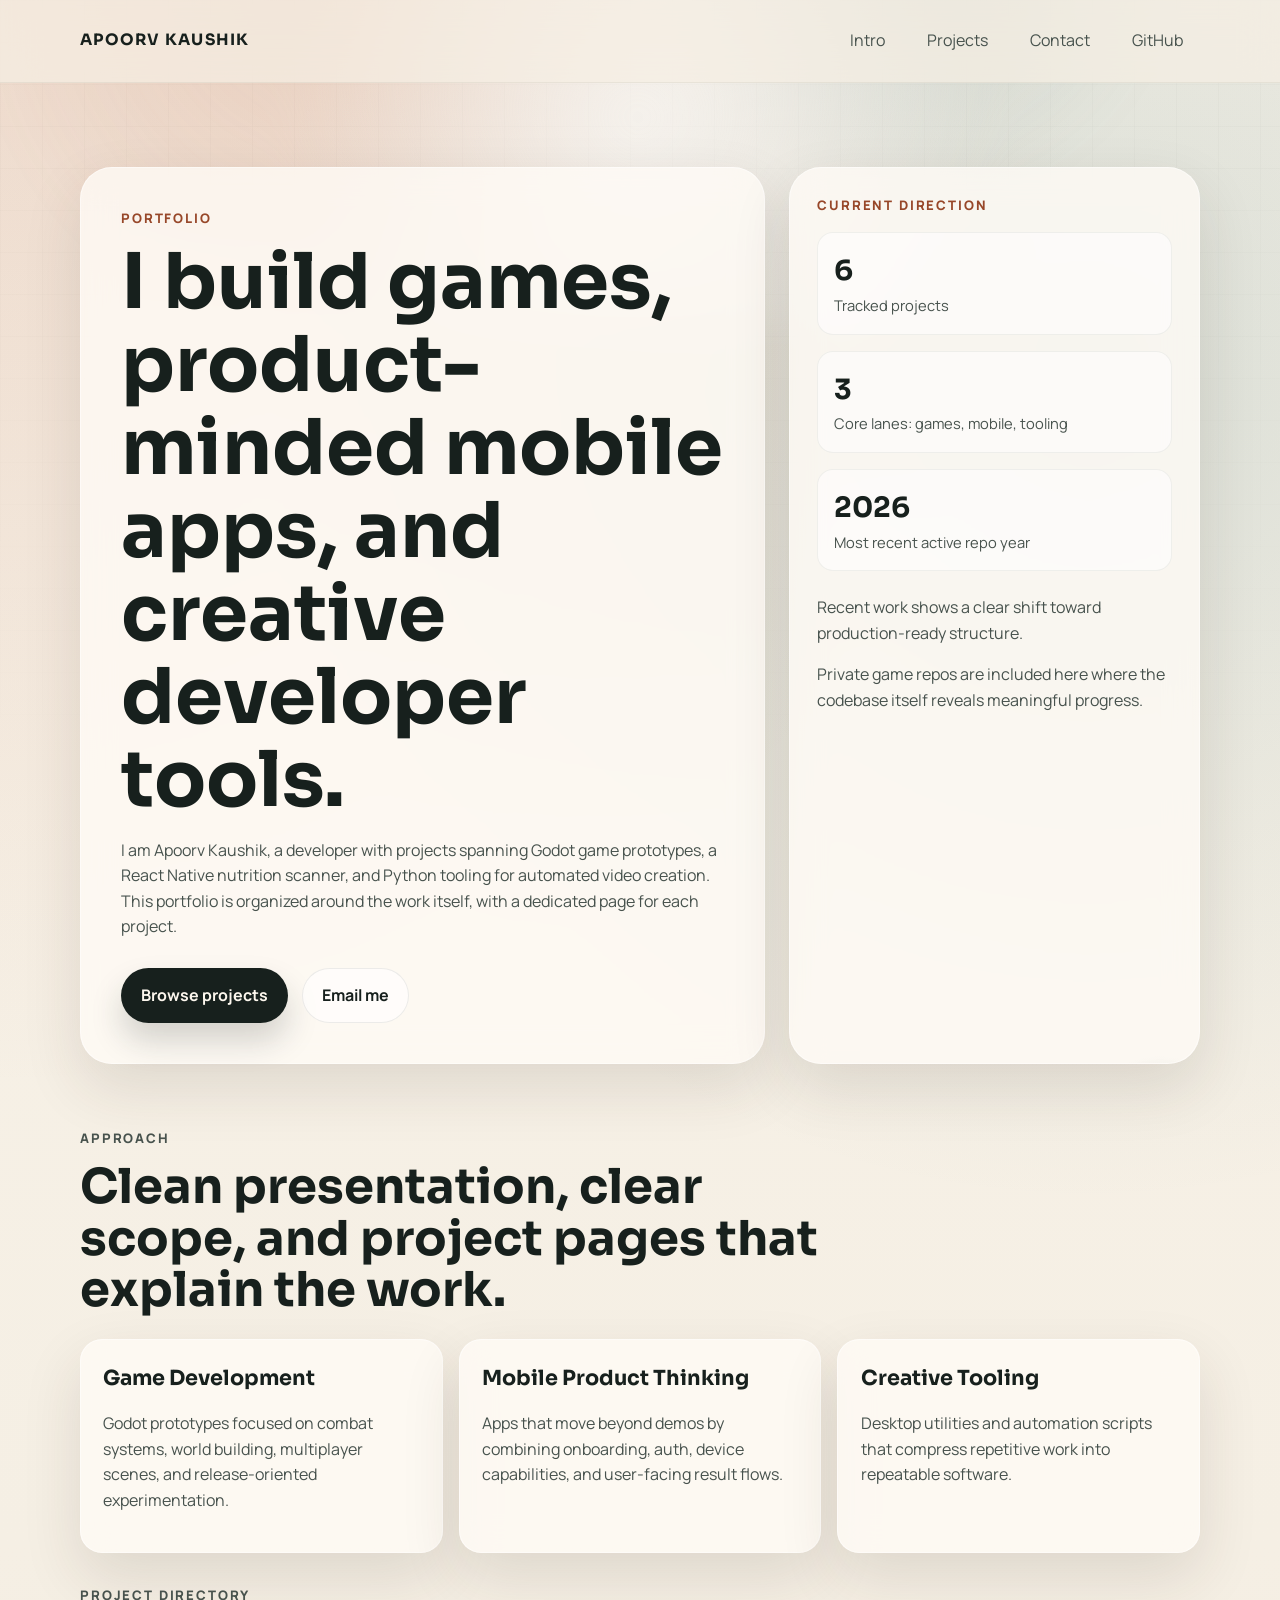
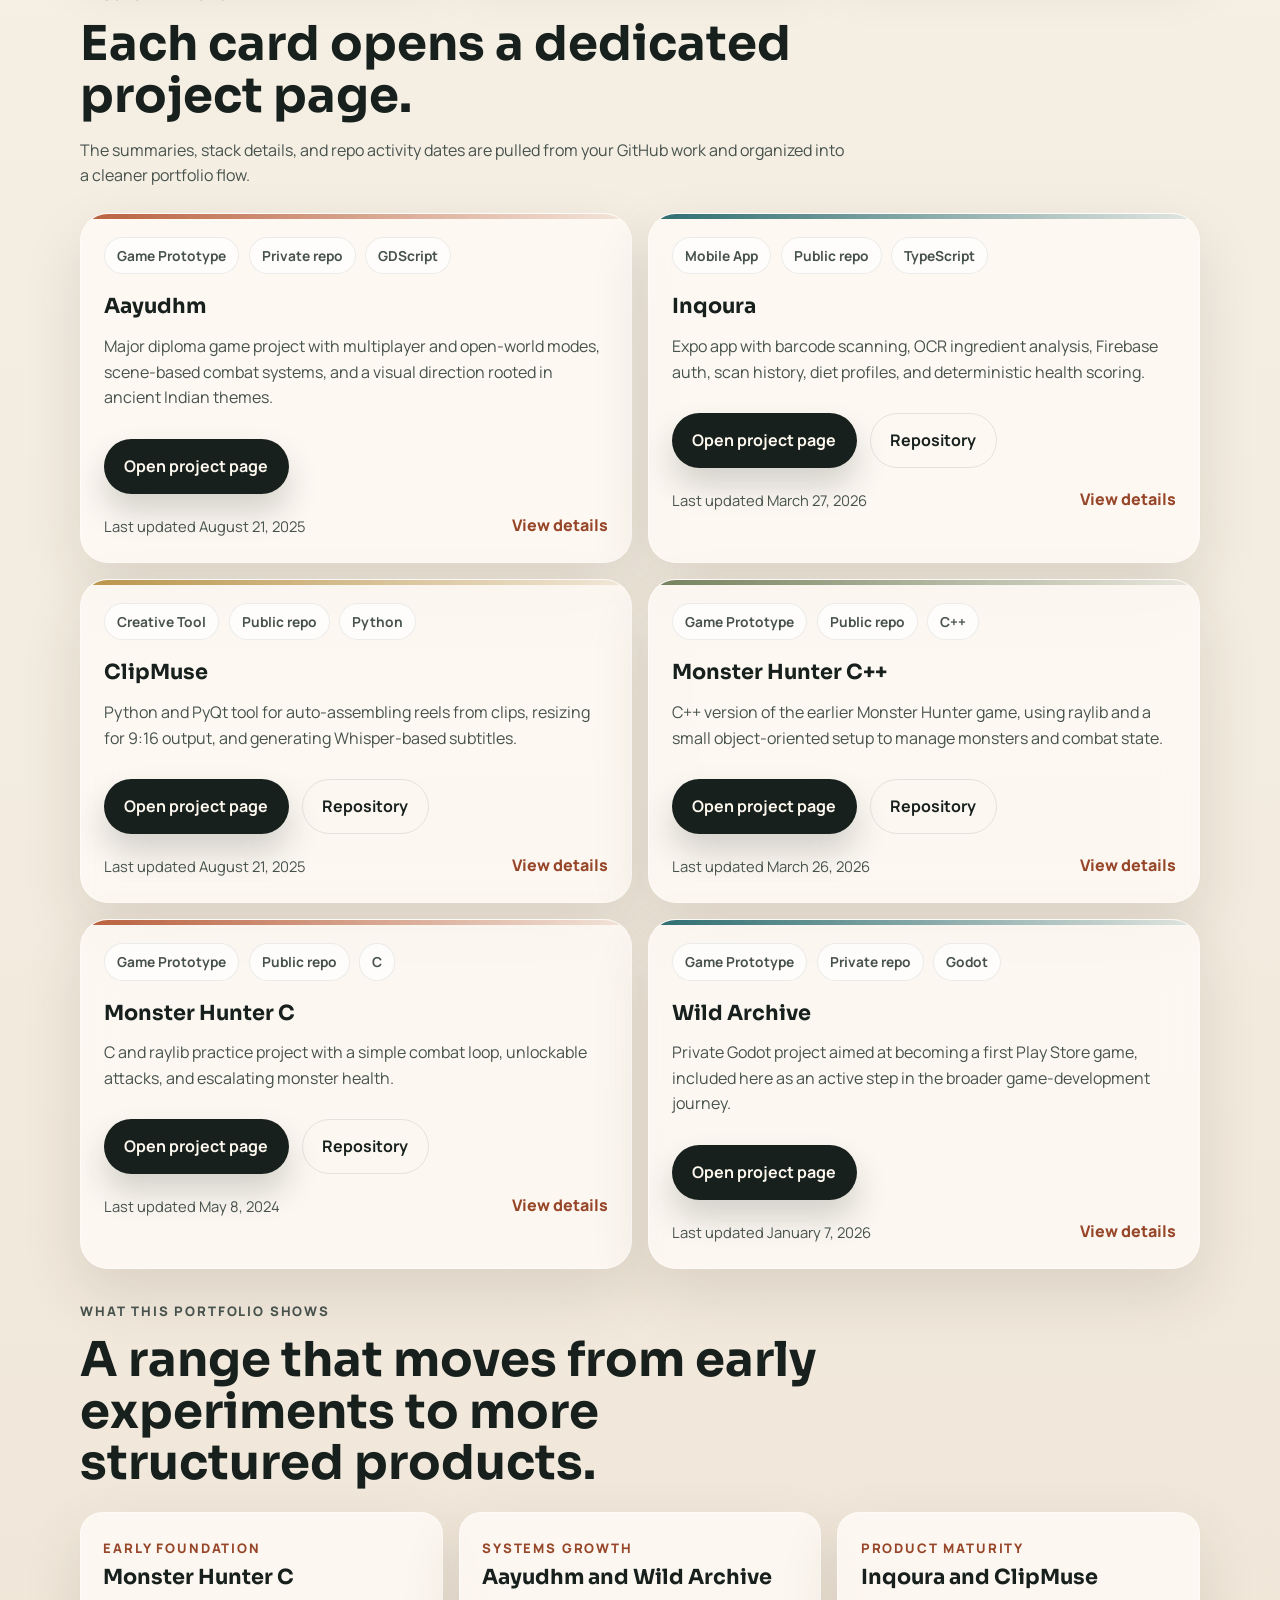
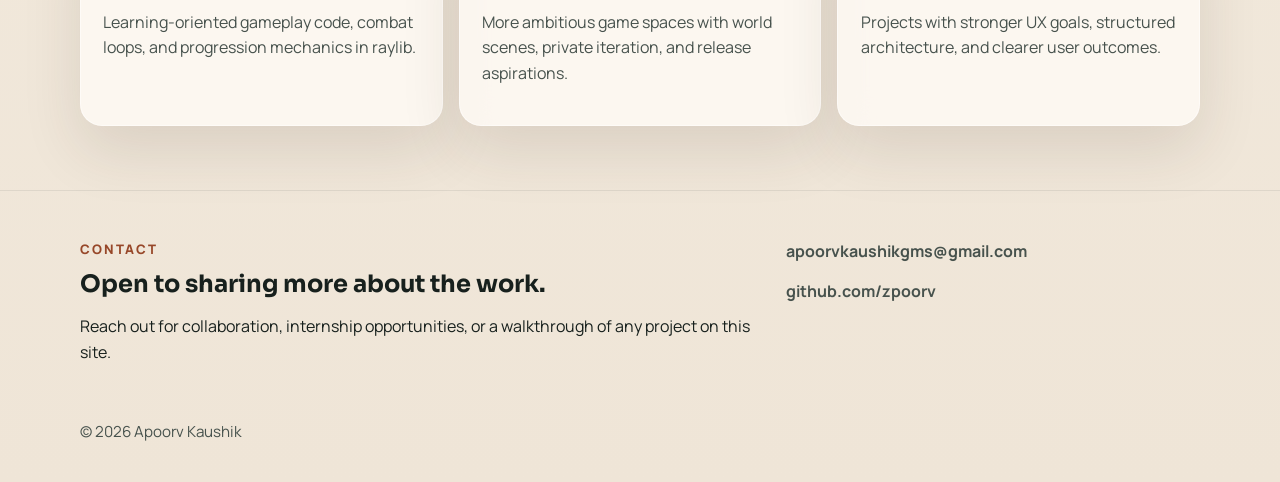
<file: index.html>
<!DOCTYPE html>
<html lang="en">
    <head>
        <meta charset="utf-8" />
        <meta name="viewport" content="width=device-width, initial-scale=1" />
        <meta
            name="description"
            content="Portfolio of Apoorv Kaushik featuring game development, mobile app work, and creative tooling projects."
        />
        <title>Apoorv Kaushik | Portfolio</title>
        <link rel="icon" type="image/x-icon" href="assets/favicon.ico" />
        <link rel="preconnect" href="https://fonts.googleapis.com" />
        <link rel="preconnect" href="https://fonts.gstatic.com" crossorigin />
        <link
            href="https://fonts.googleapis.com/css2?family=Manrope:wght@400;500;700;800&amp;family=Sora:wght@400;600;700;800&amp;display=swap"
            rel="stylesheet"
        />
        <link href="css/styles.css" rel="stylesheet" />
    </head>
    <body data-page="home" data-base="./">
        <div class="page-aurora"></div>
        <header class="site-header">
            <div class="site-shell site-header-inner">
                <a class="brand" href="./">Apoorv Kaushik</a>
                <nav class="site-nav" aria-label="Primary">
                    <a href="#intro">Intro</a>
                    <a href="#projects">Projects</a>
                    <a href="#contact">Contact</a>
                    <a href="https://github.com/zpoorv" target="_blank" rel="noreferrer">GitHub</a>
                </nav>
            </div>
        </header>

        <main>
            <section class="hero site-shell" id="intro">
                <div class="hero-copy reveal">
                    <p class="eyebrow">Portfolio</p>
                    <h1>I build games, product-minded mobile apps, and creative developer tools.</h1>
                    <p class="hero-text">
                        I am Apoorv Kaushik, a developer with projects spanning Godot game prototypes,
                        a React Native nutrition scanner, and Python tooling for automated video creation.
                        This portfolio is organized around the work itself, with a dedicated page for each project.
                    </p>
                    <div class="hero-actions">
                        <a class="button button-primary" href="#projects">Browse projects</a>
                        <a class="button button-secondary" href="mailto:apoorvkaushikgms@gmail.com">Email me</a>
                    </div>
                </div>
                <aside class="hero-panel reveal" style="--delay: 120ms">
                    <p class="panel-label">Current direction</p>
                    <div class="hero-metrics">
                        <article>
                            <span class="metric-value" id="project-count">6</span>
                            <span class="metric-label">Tracked projects</span>
                        </article>
                        <article>
                            <span class="metric-value">3</span>
                            <span class="metric-label">Core lanes: games, mobile, tooling</span>
                        </article>
                        <article>
                            <span class="metric-value" id="recent-year">2026</span>
                            <span class="metric-label">Most recent active repo year</span>
                        </article>
                    </div>
                    <div class="panel-notes">
                        <p>Recent work shows a clear shift toward production-ready structure.</p>
                        <p>Private game repos are included here where the codebase itself reveals meaningful progress.</p>
                    </div>
                </aside>
            </section>

            <section class="section site-shell reveal" id="about">
                <div class="section-intro">
                    <p class="eyebrow">Approach</p>
                    <h2>Clean presentation, clear scope, and project pages that explain the work.</h2>
                </div>
                <div class="capability-grid">
                    <article class="capability-card">
                        <h3>Game Development</h3>
                        <p>
                            Godot prototypes focused on combat systems, world building, multiplayer scenes,
                            and release-oriented experimentation.
                        </p>
                    </article>
                    <article class="capability-card">
                        <h3>Mobile Product Thinking</h3>
                        <p>
                            Apps that move beyond demos by combining onboarding, auth, device capabilities,
                            and user-facing result flows.
                        </p>
                    </article>
                    <article class="capability-card">
                        <h3>Creative Tooling</h3>
                        <p>
                            Desktop utilities and automation scripts that compress repetitive work into
                            repeatable software.
                        </p>
                    </article>
                </div>
            </section>

            <section class="section site-shell" id="projects">
                <div class="section-intro reveal">
                    <p class="eyebrow">Project Directory</p>
                    <h2>Each card opens a dedicated project page.</h2>
                    <p>
                        The summaries, stack details, and repo activity dates are pulled from your GitHub work and
                        organized into a cleaner portfolio flow.
                    </p>
                </div>
                <div class="project-grid" id="project-grid"></div>
            </section>

            <section class="section site-shell reveal">
                <div class="section-intro">
                    <p class="eyebrow">What This Portfolio Shows</p>
                    <h2>A range that moves from early experiments to more structured products.</h2>
                </div>
                <div class="timeline-grid">
                    <article class="timeline-card">
                        <span>Early foundation</span>
                        <h3>Monster Hunter C</h3>
                        <p>Learning-oriented gameplay code, combat loops, and progression mechanics in raylib.</p>
                    </article>
                    <article class="timeline-card">
                        <span>Systems growth</span>
                        <h3>Aayudhm and Wild Archive</h3>
                        <p>More ambitious game spaces with world scenes, private iteration, and release aspirations.</p>
                    </article>
                    <article class="timeline-card">
                        <span>Product maturity</span>
                        <h3>Inqoura and ClipMuse</h3>
                        <p>Projects with stronger UX goals, structured architecture, and clearer user outcomes.</p>
                    </article>
                </div>
            </section>
        </main>

        <footer class="site-footer" id="contact">
            <div class="site-shell footer-grid">
                <div>
                    <p class="eyebrow">Contact</p>
                    <h2>Open to sharing more about the work.</h2>
                    <p>
                        Reach out for collaboration, internship opportunities, or a walkthrough of any project on this site.
                    </p>
                </div>
                <div class="footer-links">
                    <a href="mailto:apoorvkaushikgms@gmail.com">apoorvkaushikgms@gmail.com</a>
                    <a href="https://github.com/zpoorv" target="_blank" rel="noreferrer">github.com/zpoorv</a>
                </div>
            </div>
            <div class="site-shell footer-bottom">
                <p>&copy; <span id="year"></span> Apoorv Kaushik</p>
            </div>
        </footer>

        <noscript>
            <div class="noscript-banner">
                This portfolio uses a small amount of JavaScript to render project cards and project pages.
            </div>
        </noscript>
        <script src="js/project-data.js"></script>
        <script src="js/scripts.js"></script>
    </body>
</html>
</file>
<file: css/styles.css>
:root {
    --bg: #f5efe4;
    --bg-strong: #efe4d3;
    --surface: rgba(255, 252, 247, 0.78);
    --surface-strong: #fffaf2;
    --ink: #17201d;
    --ink-soft: #47524d;
    --line: rgba(23, 32, 29, 0.1);
    --accent: #b85f3c;
    --accent-strong: #974729;
    --teal: #2c6c70;
    --olive: #73805c;
    --gold: #b99349;
    --shadow: 0 24px 60px rgba(54, 44, 33, 0.12);
    --radius-xl: 32px;
    --radius-lg: 22px;
    --radius-md: 16px;
    --shell: min(1120px, calc(100vw - 2rem));
}

*,
*::before,
*::after {
    box-sizing: border-box;
}

html {
    scroll-behavior: smooth;
}

body {
    margin: 0;
    color: var(--ink);
    background:
        radial-gradient(circle at top left, rgba(184, 95, 60, 0.16), transparent 28%),
        radial-gradient(circle at 85% 10%, rgba(44, 108, 112, 0.14), transparent 24%),
        linear-gradient(180deg, #f8f2e8 0%, #f5efe4 42%, #efe5d7 100%);
    font-family: "Manrope", sans-serif;
    line-height: 1.6;
    min-height: 100vh;
}

body::before {
    content: "";
    position: fixed;
    inset: 0;
    background-image:
        linear-gradient(rgba(23, 32, 29, 0.035) 1px, transparent 1px),
        linear-gradient(90deg, rgba(23, 32, 29, 0.035) 1px, transparent 1px);
    background-size: 42px 42px;
    mask-image: linear-gradient(180deg, rgba(0, 0, 0, 0.5), transparent 90%);
    pointer-events: none;
    z-index: -2;
}

a {
    color: inherit;
    text-decoration: none;
}

img {
    display: block;
    max-width: 100%;
}

.page-aurora {
    position: fixed;
    inset: -10% 0 auto;
    height: 26rem;
    background:
        radial-gradient(circle at center, rgba(255, 255, 255, 0.55), transparent 52%),
        radial-gradient(circle at 25% 20%, rgba(184, 95, 60, 0.14), transparent 34%),
        radial-gradient(circle at 72% 10%, rgba(44, 108, 112, 0.12), transparent 26%);
    filter: blur(18px);
    pointer-events: none;
    z-index: -1;
}

.site-shell {
    width: var(--shell);
    margin: 0 auto;
}

.site-header {
    position: sticky;
    top: 0;
    z-index: 20;
    backdrop-filter: blur(18px);
    background: rgba(245, 239, 228, 0.72);
    border-bottom: 1px solid rgba(23, 32, 29, 0.06);
}

.site-header-inner {
    display: flex;
    align-items: center;
    justify-content: space-between;
    gap: 1rem;
    padding: 1rem 0;
}

.brand {
    font-family: "Sora", sans-serif;
    font-size: 0.98rem;
    font-weight: 700;
    letter-spacing: 0.08em;
    text-transform: uppercase;
}

.site-nav {
    display: flex;
    flex-wrap: wrap;
    gap: 0.5rem;
}

.site-nav a {
    padding: 0.7rem 1rem;
    border: 1px solid transparent;
    border-radius: 999px;
    color: var(--ink-soft);
    transition: 180ms ease;
}

.site-nav a:hover,
.site-nav a:focus-visible {
    color: var(--ink);
    border-color: rgba(23, 32, 29, 0.08);
    background: rgba(255, 255, 255, 0.5);
}

.hero {
    display: grid;
    grid-template-columns: minmax(0, 1.5fr) minmax(280px, 0.9fr);
    gap: 1.5rem;
    padding: 5.25rem 0 2rem;
}

.hero-copy,
.hero-panel,
.capability-card,
.project-card,
.timeline-card,
.project-banner,
.project-section,
.gallery-card,
.fact-card {
    background: var(--surface);
    border: 1px solid rgba(255, 255, 255, 0.5);
    box-shadow: var(--shadow);
    backdrop-filter: blur(16px);
}

.hero-copy {
    padding: 2.5rem;
    border-radius: var(--radius-xl);
}

.hero h1,
.section-intro h2,
.project-page h1,
.project-section h2,
.site-footer h2 {
    margin: 0;
    font-family: "Sora", sans-serif;
    line-height: 1.08;
}

.hero h1 {
    font-size: clamp(2.8rem, 6vw, 5.3rem);
    max-width: 13ch;
}

.eyebrow,
.panel-label,
.section-label,
.timeline-card span {
    margin: 0 0 0.75rem;
    color: var(--accent-strong);
    font-size: 0.82rem;
    font-weight: 800;
    letter-spacing: 0.14em;
    text-transform: uppercase;
}

.hero-text,
.section-intro p,
.project-summary,
.project-section p,
.timeline-card p,
.capability-card p,
.footer-links a,
.panel-notes p {
    color: var(--ink-soft);
}

.hero-actions,
.project-actions,
.project-card-actions {
    display: flex;
    flex-wrap: wrap;
    gap: 0.85rem;
    margin-top: 1.75rem;
}

.button {
    display: inline-flex;
    align-items: center;
    justify-content: center;
    gap: 0.5rem;
    min-height: 3rem;
    padding: 0.85rem 1.2rem;
    border-radius: 999px;
    border: 1px solid transparent;
    font-weight: 700;
    transition: transform 180ms ease, box-shadow 180ms ease, background 180ms ease;
}

.button:hover,
.button:focus-visible {
    transform: translateY(-2px);
}

.button-primary {
    background: var(--ink);
    color: #fdf7ee;
    box-shadow: 0 18px 32px rgba(23, 32, 29, 0.18);
}

.button-primary:hover,
.button-primary:focus-visible {
    background: #0f1513;
}

.button-secondary {
    background: rgba(255, 255, 255, 0.6);
    border-color: rgba(23, 32, 29, 0.08);
}

.button-tertiary {
    background: transparent;
    border-color: rgba(23, 32, 29, 0.1);
}

.hero-panel {
    border-radius: var(--radius-xl);
    padding: 1.7rem;
    position: relative;
    overflow: hidden;
}

.hero-panel::after {
    content: "";
    position: absolute;
    inset: auto -12% -18% auto;
    width: 11rem;
    height: 11rem;
    background: radial-gradient(circle, rgba(44, 108, 112, 0.17), transparent 65%);
    pointer-events: none;
}

.hero-metrics {
    display: grid;
    gap: 1rem;
    margin-top: 1rem;
}

.hero-metrics article {
    padding: 1rem;
    border-radius: var(--radius-md);
    background: rgba(255, 255, 255, 0.55);
    border: 1px solid rgba(23, 32, 29, 0.06);
}

.metric-value {
    display: block;
    font-family: "Sora", sans-serif;
    font-size: 1.75rem;
    font-weight: 700;
}

.metric-label {
    display: block;
    color: var(--ink-soft);
    font-size: 0.92rem;
}

.panel-notes {
    margin-top: 1.5rem;
}

.section {
    padding: 2rem 0 0;
}

.section-intro {
    max-width: 48rem;
    margin-bottom: 1.4rem;
}

.section-intro h2 {
    font-size: clamp(2rem, 4vw, 3rem);
}

.capability-grid,
.timeline-grid,
.project-grid,
.facts-grid,
.highlight-grid,
.gallery-grid,
.project-overview {
    display: grid;
    gap: 1rem;
}

.capability-grid,
.timeline-grid {
    grid-template-columns: repeat(3, minmax(0, 1fr));
}

.capability-card,
.timeline-card {
    border-radius: var(--radius-lg);
    padding: 1.4rem;
}

.project-grid {
    grid-template-columns: repeat(2, minmax(0, 1fr));
    margin-top: 1.5rem;
}

.project-card {
    position: relative;
    overflow: hidden;
    padding: 1.45rem;
    border-radius: 28px;
}

.project-card::before,
.project-banner::before {
    content: "";
    position: absolute;
    inset: 0 auto auto 0;
    width: 100%;
    height: 0.35rem;
    background: linear-gradient(90deg, var(--accent), rgba(184, 95, 60, 0.12));
}

.project-card[data-tone="teal"]::before,
.project-banner[data-tone="teal"]::before {
    background: linear-gradient(90deg, var(--teal), rgba(44, 108, 112, 0.12));
}

.project-card[data-tone="olive"]::before,
.project-banner[data-tone="olive"]::before {
    background: linear-gradient(90deg, var(--olive), rgba(115, 128, 92, 0.12));
}

.project-card[data-tone="gold"]::before,
.project-banner[data-tone="gold"]::before {
    background: linear-gradient(90deg, var(--gold), rgba(185, 147, 73, 0.14));
}

.card-topline,
.project-meta {
    display: flex;
    flex-wrap: wrap;
    gap: 0.6rem;
    margin-bottom: 1rem;
}

.chip {
    display: inline-flex;
    align-items: center;
    justify-content: center;
    padding: 0.42rem 0.75rem;
    border-radius: 999px;
    background: rgba(255, 255, 255, 0.68);
    border: 1px solid rgba(23, 32, 29, 0.08);
    color: var(--ink-soft);
    font-size: 0.86rem;
    font-weight: 700;
}

.project-card h3,
.timeline-card h3,
.capability-card h3 {
    margin: 0 0 0.65rem;
    font-family: "Sora", sans-serif;
    font-size: 1.3rem;
}

.project-card p {
    margin: 0;
    color: var(--ink-soft);
}

.project-card-footer {
    display: flex;
    justify-content: space-between;
    gap: 1rem;
    align-items: flex-end;
    margin-top: 1.2rem;
}

.project-card-date {
    color: var(--ink-soft);
    font-size: 0.92rem;
}

.project-card-link {
    color: var(--accent-strong);
    font-weight: 800;
}

.site-footer {
    margin-top: 4rem;
    padding: 3rem 0 1.4rem;
    border-top: 1px solid rgba(23, 32, 29, 0.08);
}

.footer-grid {
    display: grid;
    grid-template-columns: minmax(0, 1.3fr) minmax(280px, 0.8fr);
    gap: 2rem;
    align-items: start;
}

.footer-links {
    display: grid;
    gap: 0.9rem;
    justify-items: start;
}

.footer-links a {
    font-weight: 700;
}

.footer-bottom {
    padding-top: 1.5rem;
    color: var(--ink-soft);
    font-size: 0.95rem;
}

.project-page-shell {
    padding: 2rem 0 0;
}

.back-link {
    display: inline-flex;
    align-items: center;
    gap: 0.5rem;
    margin: 2rem 0 1rem;
    color: var(--ink-soft);
    font-weight: 700;
}

.project-page {
    padding-bottom: 2rem;
}

.project-banner {
    position: relative;
    padding: 2rem;
    border-radius: var(--radius-xl);
    overflow: hidden;
}

.project-banner h1 {
    font-size: clamp(2.5rem, 5vw, 4.4rem);
    margin-bottom: 0.9rem;
}

.project-head {
    display: flex;
    justify-content: space-between;
    gap: 1.5rem;
    align-items: flex-start;
}

.project-head p {
    max-width: 42rem;
}

.project-section {
    margin-top: 1.2rem;
    padding: 1.6rem;
    border-radius: var(--radius-lg);
}

.project-section h2 {
    font-size: 1.45rem;
    margin-bottom: 0.75rem;
}

.project-overview {
    grid-template-columns: minmax(0, 1.2fr) minmax(260px, 0.8fr);
}

.project-copy p + p {
    margin-top: 1rem;
}

.facts-grid,
.highlight-grid {
    grid-template-columns: repeat(2, minmax(0, 1fr));
}

.fact-card,
.highlight-card {
    padding: 1rem;
    border-radius: var(--radius-md);
    background: rgba(255, 255, 255, 0.58);
    border: 1px solid rgba(23, 32, 29, 0.08);
}

.fact-card strong,
.highlight-card strong {
    display: block;
    margin-bottom: 0.4rem;
    font-size: 0.92rem;
    text-transform: uppercase;
    letter-spacing: 0.08em;
    color: var(--accent-strong);
}

.stack-list {
    display: flex;
    flex-wrap: wrap;
    gap: 0.7rem;
}

.gallery-grid {
    grid-template-columns: repeat(2, minmax(0, 1fr));
}

.gallery-card {
    overflow: hidden;
    border-radius: var(--radius-lg);
}

.gallery-card img {
    aspect-ratio: 16 / 10;
    object-fit: cover;
}

.gallery-card figcaption {
    padding: 1rem;
    color: var(--ink-soft);
}

.empty-state {
    padding: 1.6rem;
    border-radius: var(--radius-lg);
    background: rgba(255, 255, 255, 0.58);
    border: 1px solid rgba(23, 32, 29, 0.08);
}

.noscript-banner {
    position: fixed;
    right: 1rem;
    bottom: 1rem;
    max-width: 22rem;
    padding: 0.9rem 1rem;
    border-radius: 1rem;
    background: #fff8ef;
    border: 1px solid rgba(23, 32, 29, 0.08);
    box-shadow: var(--shadow);
}

.reveal {
    opacity: 0;
    transform: translateY(20px);
    transition:
        opacity 600ms ease,
        transform 600ms ease;
    transition-delay: var(--delay, 0ms);
}

.reveal.is-visible {
    opacity: 1;
    transform: translateY(0);
}

@media (max-width: 900px) {
    .hero,
    .footer-grid,
    .project-overview {
        grid-template-columns: 1fr;
    }

    .capability-grid,
    .timeline-grid,
    .project-grid,
    .facts-grid,
    .highlight-grid,
    .gallery-grid {
        grid-template-columns: 1fr;
    }

    .project-head {
        flex-direction: column;
    }

    .hero-copy,
    .project-banner {
        padding: 1.8rem;
    }
}

@media (max-width: 640px) {
    .site-header-inner {
        align-items: flex-start;
        flex-direction: column;
    }

    .site-nav {
        width: 100%;
    }

    .hero {
        padding-top: 3rem;
    }

    .button,
    .site-nav a {
        width: 100%;
    }

    .project-card-footer {
        align-items: flex-start;
        flex-direction: column;
    }
}
</file>
